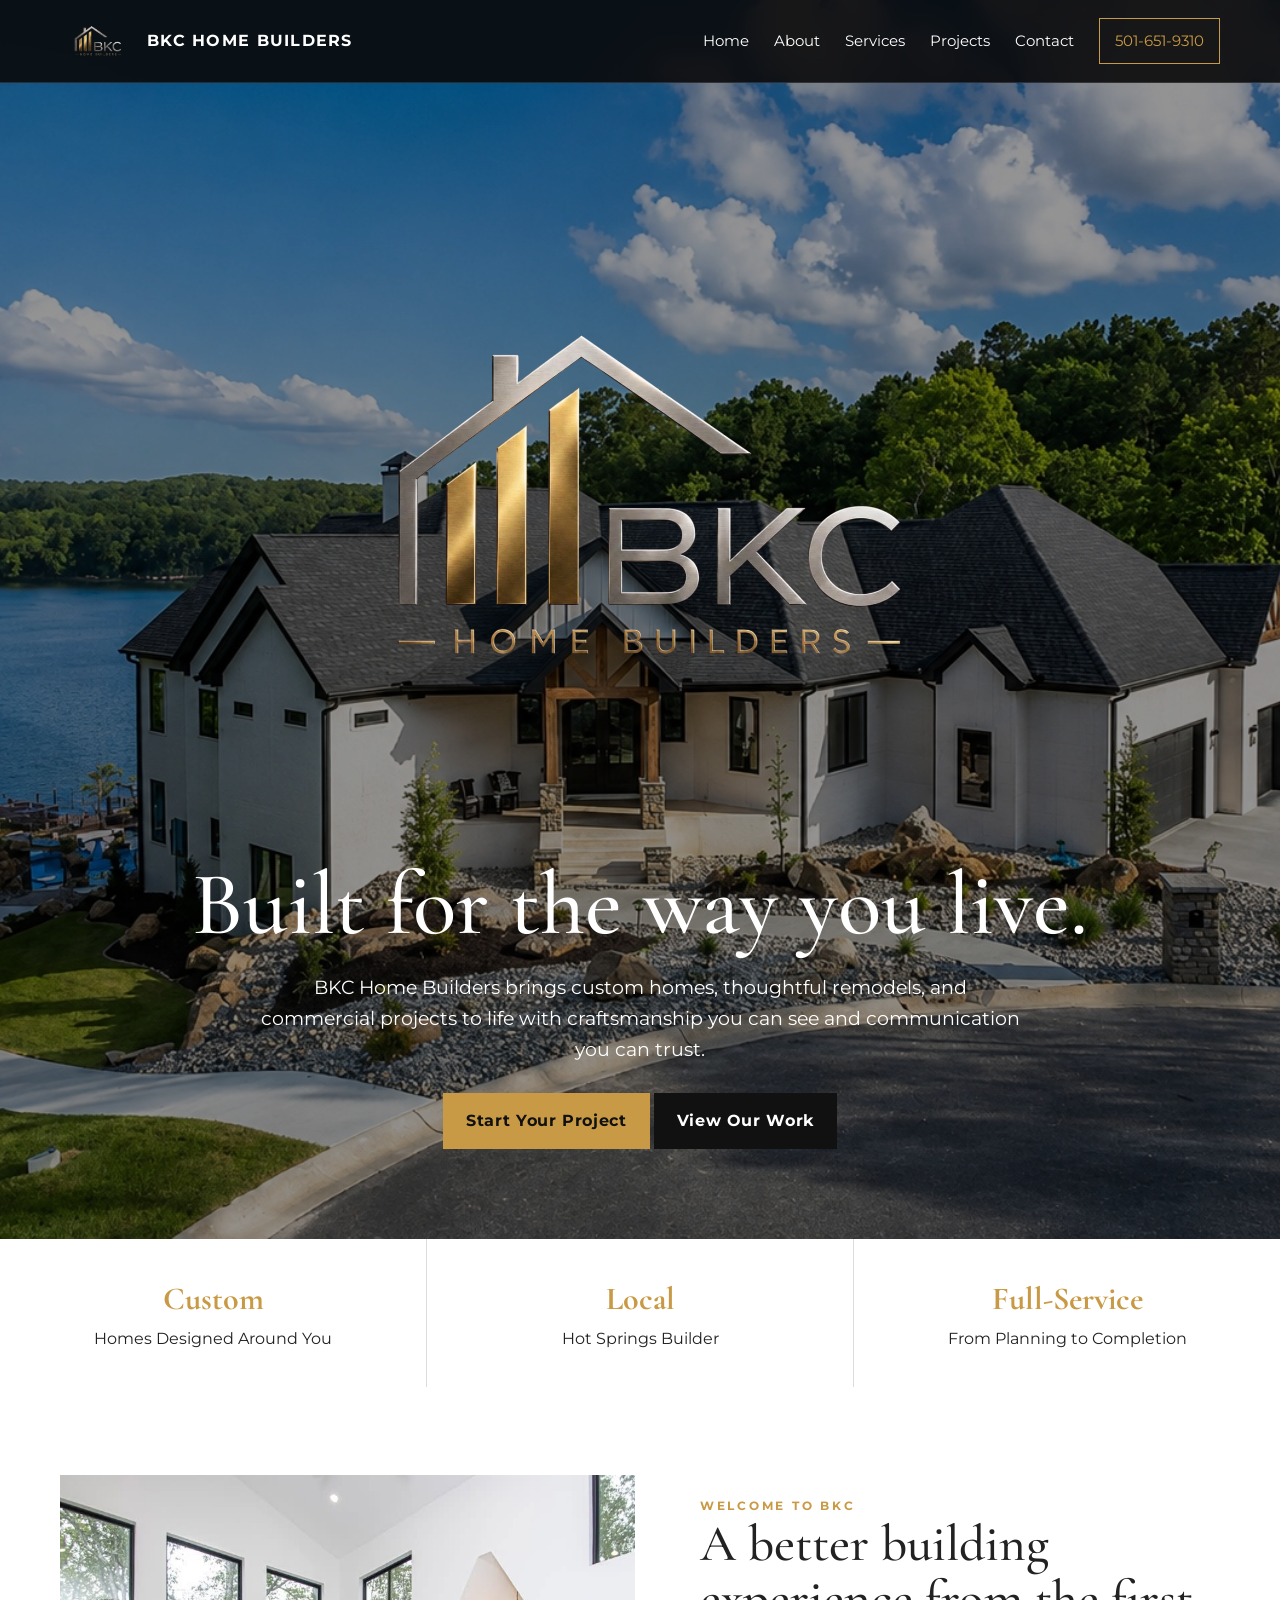
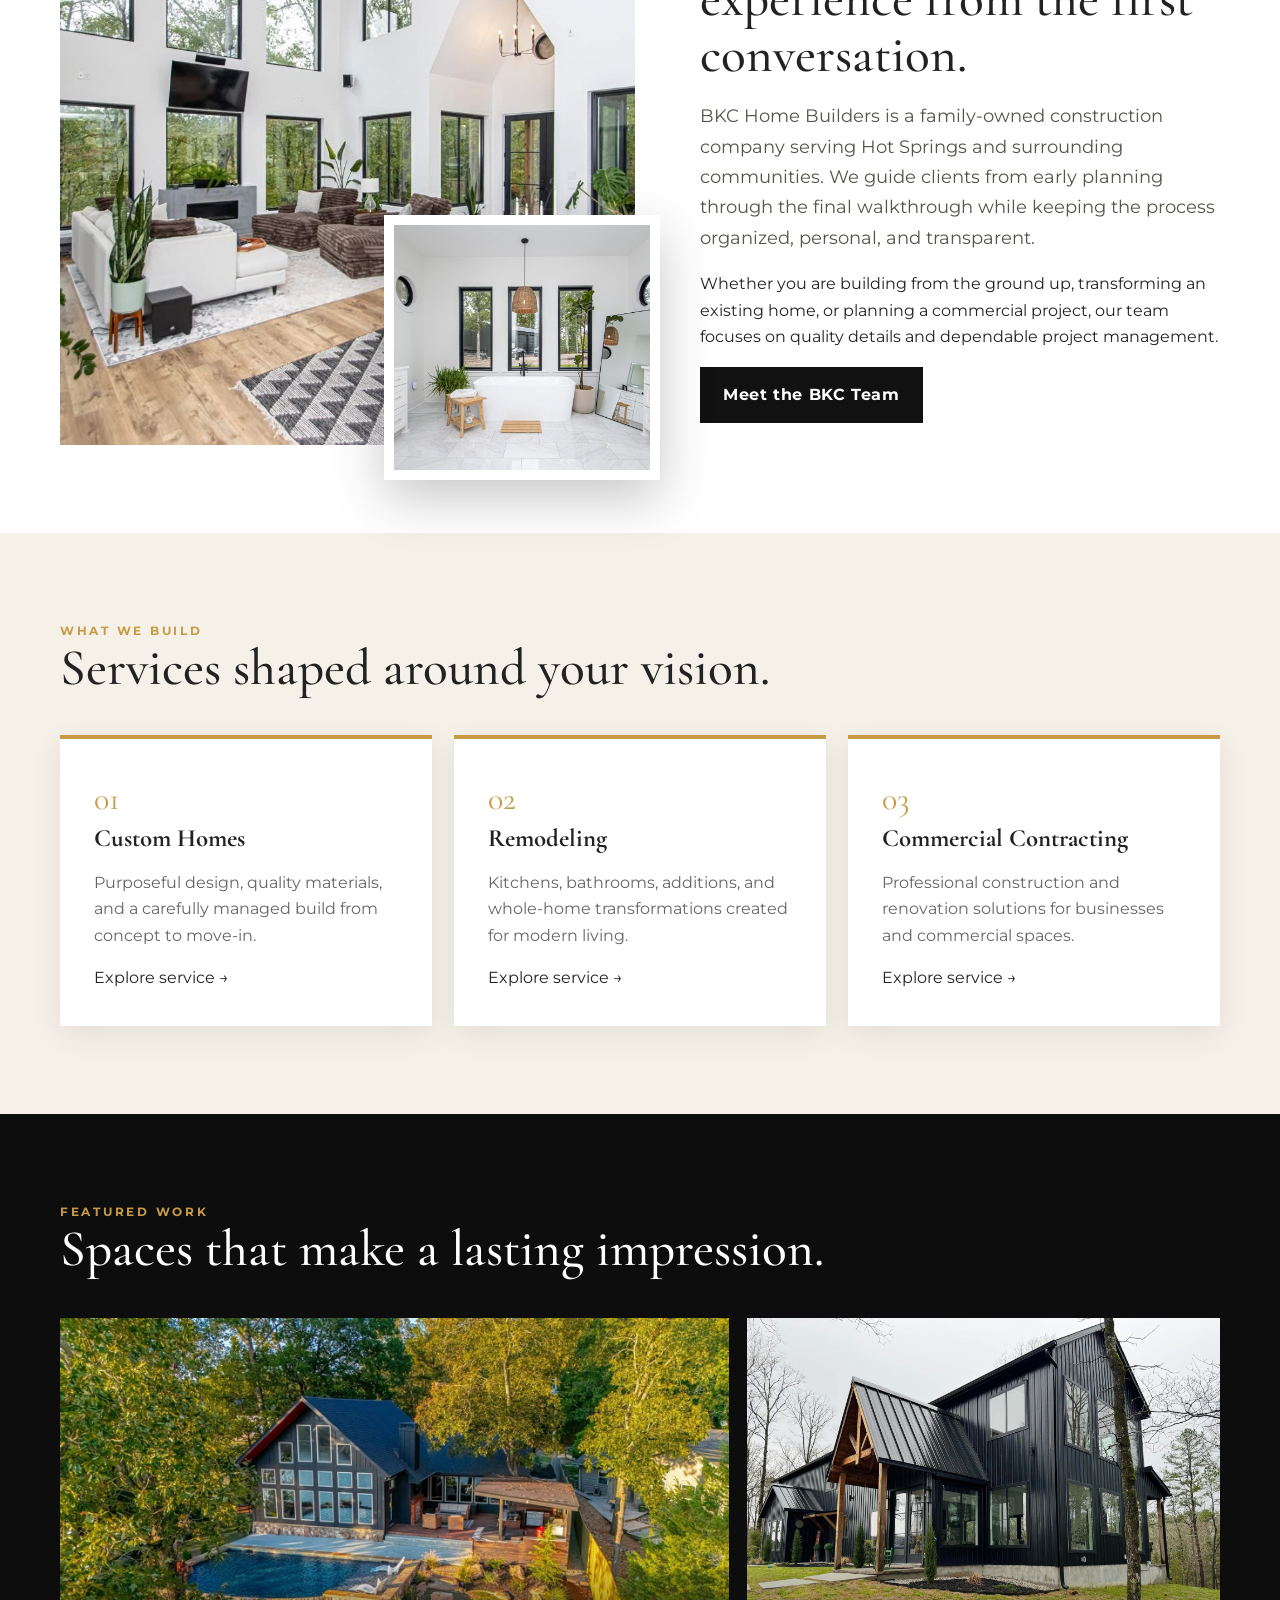
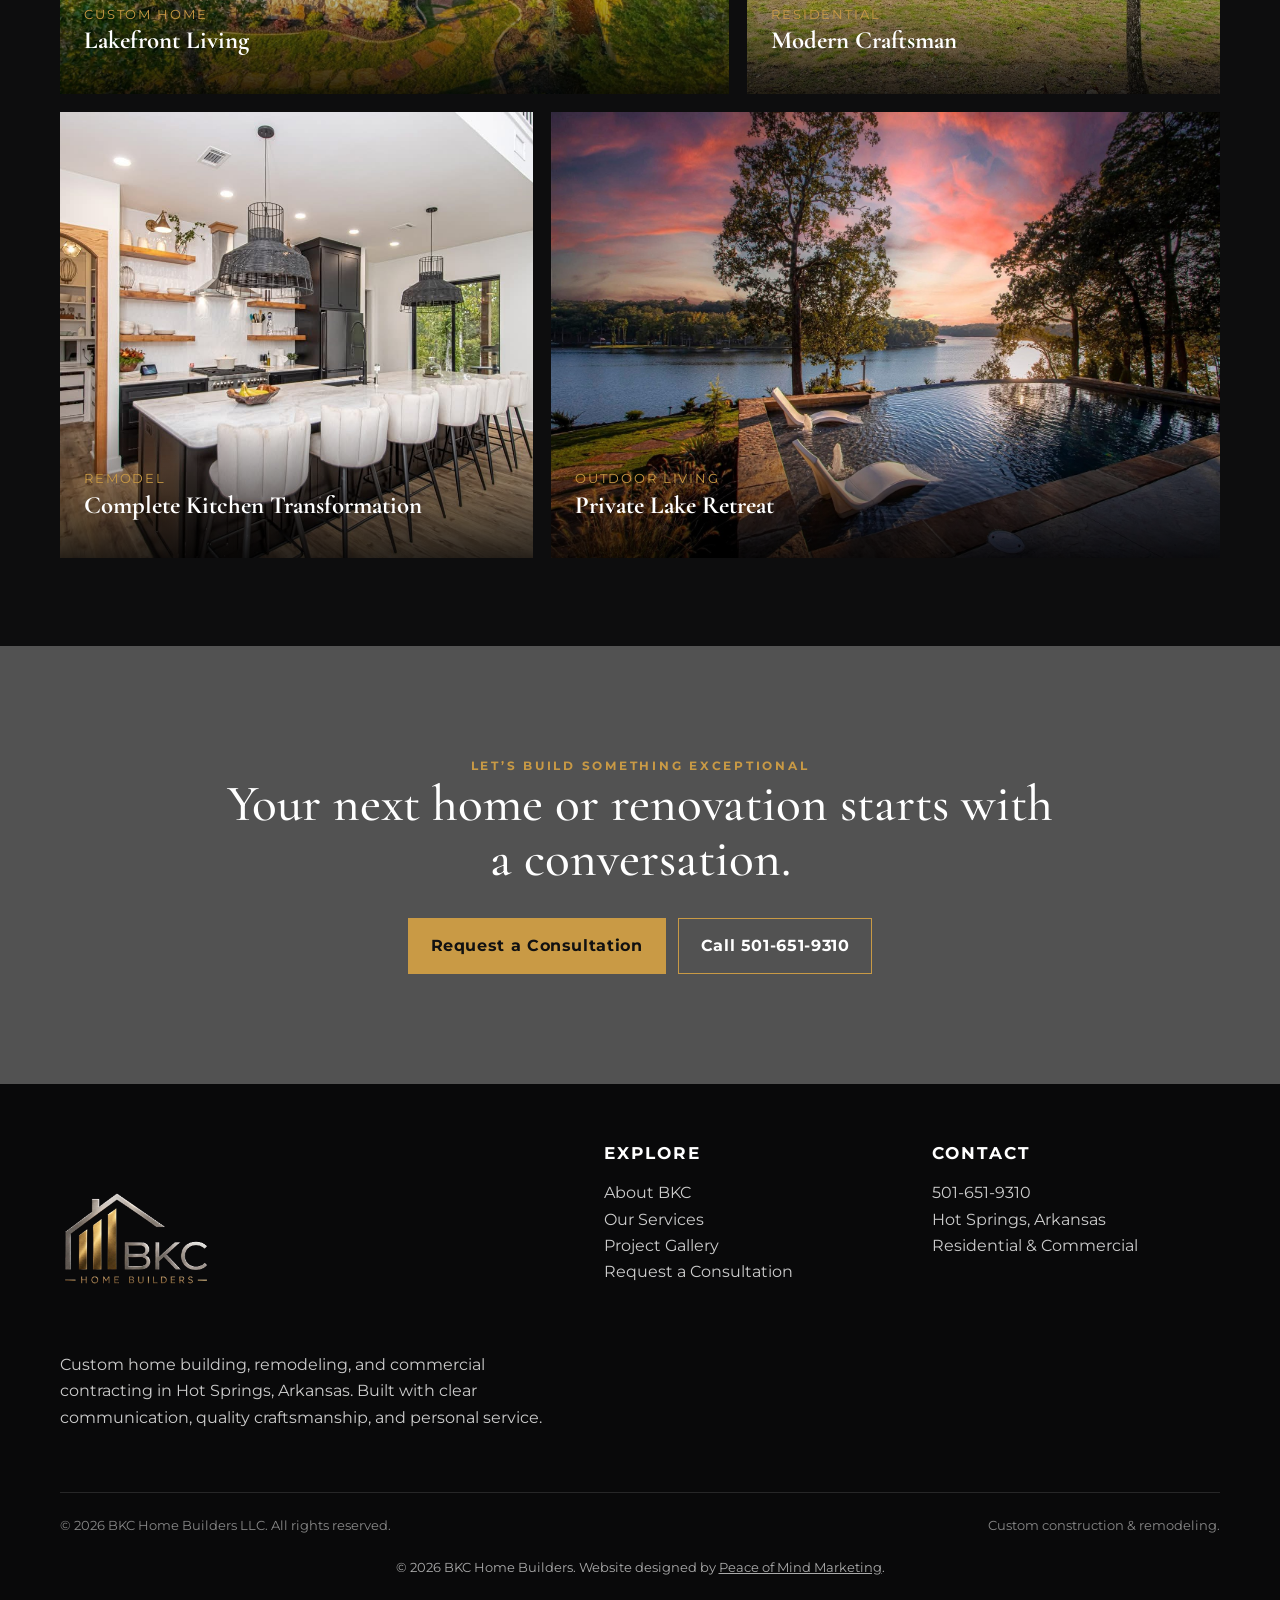
<file: index.html>
<!doctype html><html lang="en"><head><meta charset="utf-8"><meta name="viewport" content="width=device-width,initial-scale=1"><meta name="description" content="BKC Home Builders creates custom homes, remodels and commercial spaces in Hot Springs, Arkansas."><title>BKC Home Builders | Hot Springs, Arkansas</title><link rel="stylesheet" href="assets/css/styles.css"></head><body>
<header class="site-header"><div class="container nav"><a class="brand" href="index.html"><img src="assets/images/bkc-logo-new.png" alt="BKC Home Builders logo"><span>BKC HOME BUILDERS</span></a><button class="menu-btn" aria-label="Open navigation">☰</button><nav class="nav-links"><a href="index.html">Home</a><a href="about.html">About</a><a href="services.html">Services</a><a href="projects.html">Projects</a><a href="contact.html">Contact</a><a class="nav-call" href="tel:15016519310">501-651-9310</a></nav></div></header>
<main>
<section class="hero hero-video">
  <img class="hero-video-bg" src="assets/images/bkc-hero.jpeg" alt="BKC custom home overlooking the lake">

  <div class="hero-video-overlay"></div>

  <div class="container hero-content hero-video-content">
    <img src="assets/images/bkc-logo-new.png" alt="BKC Home Builders" class="hero-video-logo">

    <h1>Built for the way you live.</h1>

    <p>BKC Home Builders brings custom homes, thoughtful remodels, and commercial projects to life with craftsmanship you can see and communication you can trust.</p>

    <div class="btn-row">
      <a class="btn" href="contact.html">Start Your Project</a>
      <a class="btn btn-dark" href="projects.html">View Our Work</a>
    </div>
  </div>
</section>
<section class="stats"><div class="stat"><strong>Custom</strong><span>Homes Designed Around You</span></div><div class="stat"><strong>Local</strong><span>Hot Springs Builder</span></div><div class="stat"><strong>Full-Service</strong><span>From Planning to Completion</span></div></section>
<section class="section"><div class="container split"><div class="image-stack"><img src="assets/images/project-10.jpg" alt="Custom kitchen by BKC Home Builders"><img src="assets/images/project-15.jpg" alt="Custom bathroom by BKC Home Builders"></div><div><div class="eyebrow">Welcome to BKC</div><h2>A better building experience from the first conversation.</h2><p class="lead">BKC Home Builders is a family-owned construction company serving Hot Springs and surrounding communities. We guide clients from early planning through the final walkthrough while keeping the process organized, personal, and transparent.</p><p>Whether you are building from the ground up, transforming an existing home, or planning a commercial project, our team focuses on quality details and dependable project management.</p><a class="btn btn-dark" href="about.html">Meet the BKC Team</a></div></div></section>
<section class="section section-soft"><div class="container"><div class="eyebrow">What We Build</div><h2>Services shaped around your vision.</h2><div class="card-grid"><article class="service-card"><div class="num">01</div><h3>Custom Homes</h3><p>Purposeful design, quality materials, and a carefully managed build from concept to move-in.</p><a href="services.html">Explore service →</a></article><article class="service-card"><div class="num">02</div><h3>Remodeling</h3><p>Kitchens, bathrooms, additions, and whole-home transformations created for modern living.</p><a href="services.html">Explore service →</a></article><article class="service-card"><div class="num">03</div><h3>Commercial Contracting</h3><p>Professional construction and renovation solutions for businesses and commercial spaces.</p><a href="services.html">Explore service →</a></article></div></div></section>
<section class="section section-dark"><div class="container"><div class="eyebrow">Featured Work</div><h2>Spaces that make a lasting impression.</h2><div class="project-grid"><a class="project" href="projects.html"><img src="assets/images/project-17.jpg" alt="Lakefront custom home"><div class="project-label"><small>Custom Home</small><h3>Lakefront Living</h3></div></a><a class="project" href="projects.html"><img src="assets/images/project-06.jpg" alt="Dark modern home exterior"><div class="project-label"><small>Residential</small><h3>Modern Craftsman</h3></div></a><a class="project" href="projects.html"><img src="assets/images/project-13.jpg" alt="Custom kitchen"><div class="project-label"><small>Remodel</small><h3>Complete Kitchen Transformation</h3></div></a><a class="project" href="projects.html"><img src="assets/images/project-18.jpg" alt="Lake house with pool"><div class="project-label"><small>Outdoor Living</small><h3>Private Lake Retreat</h3></div></a></div></div></section>
<section class="cta"><div class="eyebrow">Let’s Build Something Exceptional</div><h2>Your next home or renovation starts with a conversation.</h2><div class="button-row" style="justify-content:center"><a class="btn" href="contact.html">Request a Consultation</a><a class="btn btn-outline" href="tel:15016519310">Call 501-651-9310</a></div></section></main>
<footer class="footer"><div class="container"><div class="footer-grid"><div><img class="footer-logo" src="assets/images/bkc-logo-new.png" alt="BKC Home Builders"><p>Custom home building, remodeling, and commercial contracting in Hot Springs, Arkansas. Built with clear communication, quality craftsmanship, and personal service.</p></div><div><h3>Explore</h3><p><a href="about.html">About BKC</a><br><a href="services.html">Our Services</a><br><a href="projects.html">Project Gallery</a><br><a href="contact.html">Request a Consultation</a></p></div><div><h3>Contact</h3><p><a href="tel:15016519310">501-651-9310</a><br>Hot Springs, Arkansas<br>Residential &amp; Commercial</p></div></div><div class="copyright"><span>© <span data-year></span> BKC Home Builders LLC. All rights reserved.</span><span>Custom construction &amp; remodeling.</span></div></div><div style="text-align:center; padding:20px 10px; font-size:13px; color:#aaa;">
© 2026 BKC Home Builders. Website designed by <a href="https://pommarketingagency.com/" target="_blank" style="color:#aaa; text-decoration:underline;">Peace of Mind Marketing</a>.
</div></footer><script src="assets/js/main.js"></script>
</body></html>
</file>
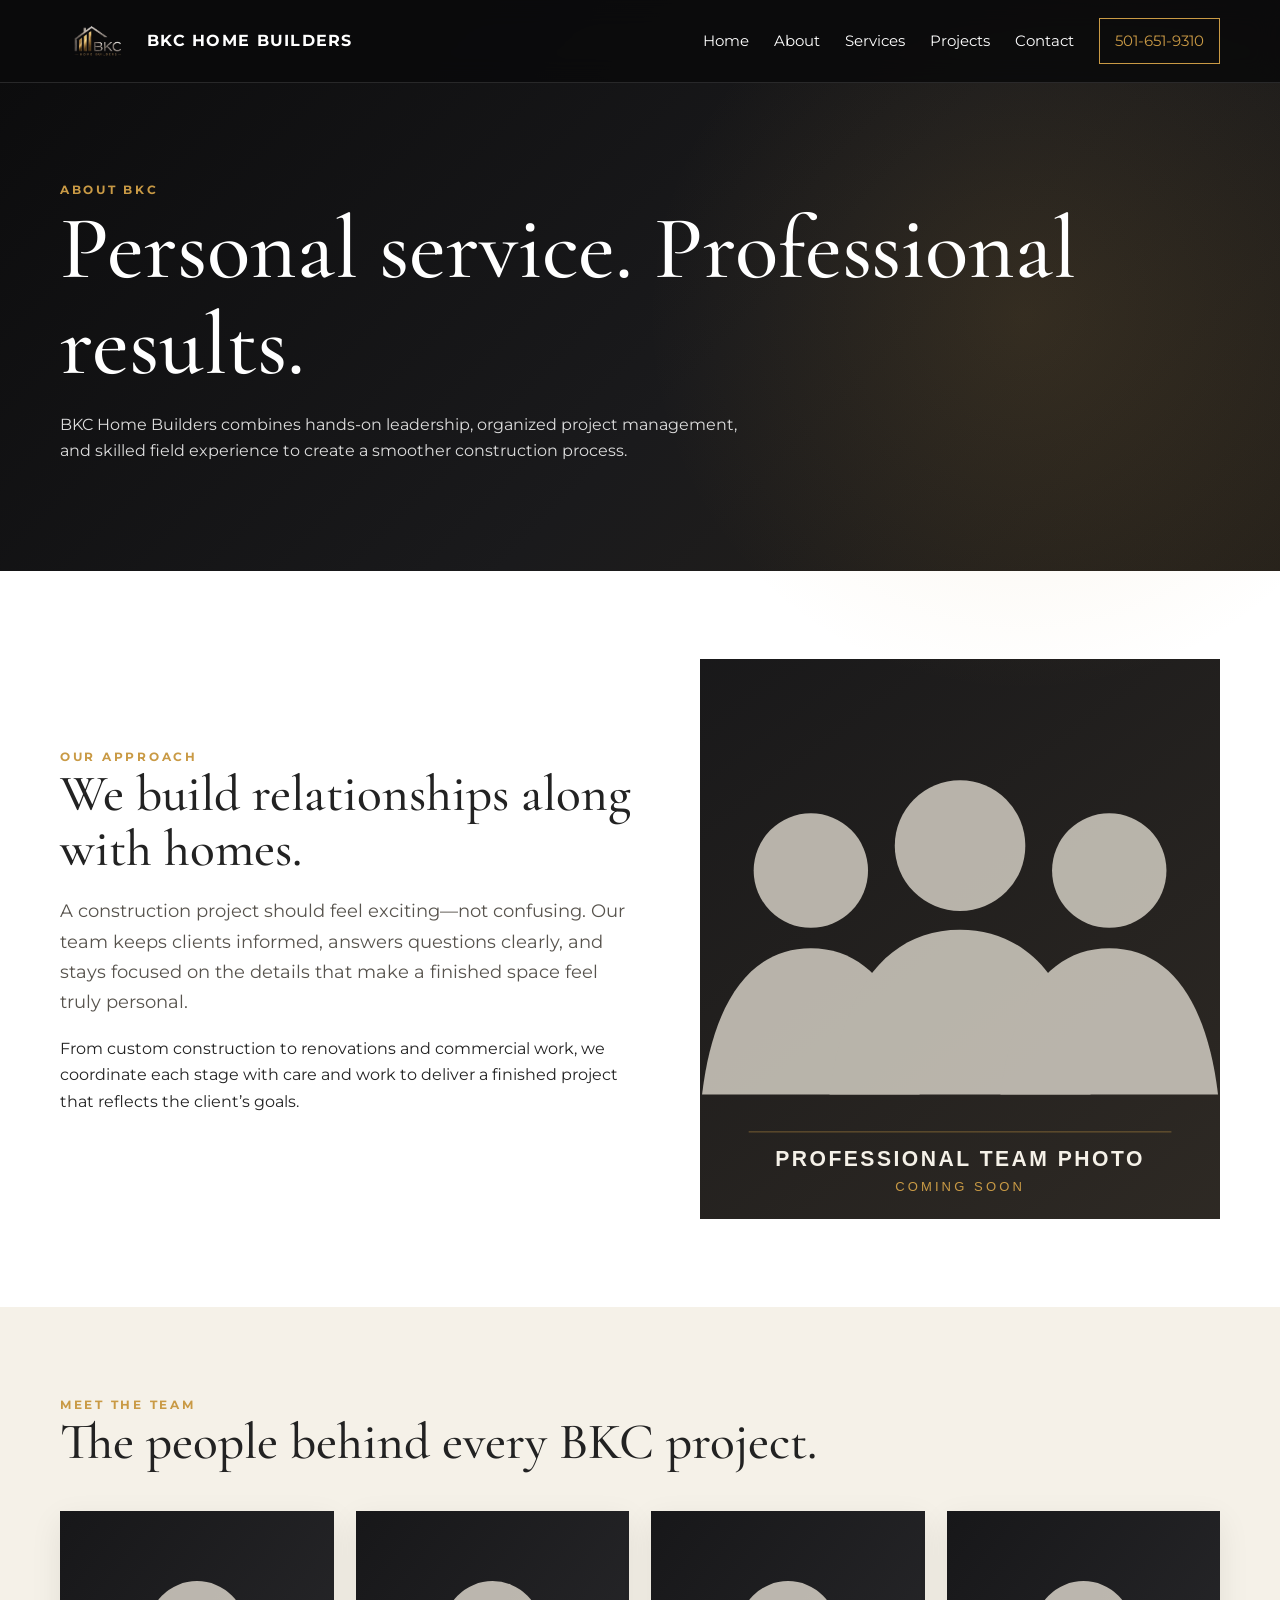
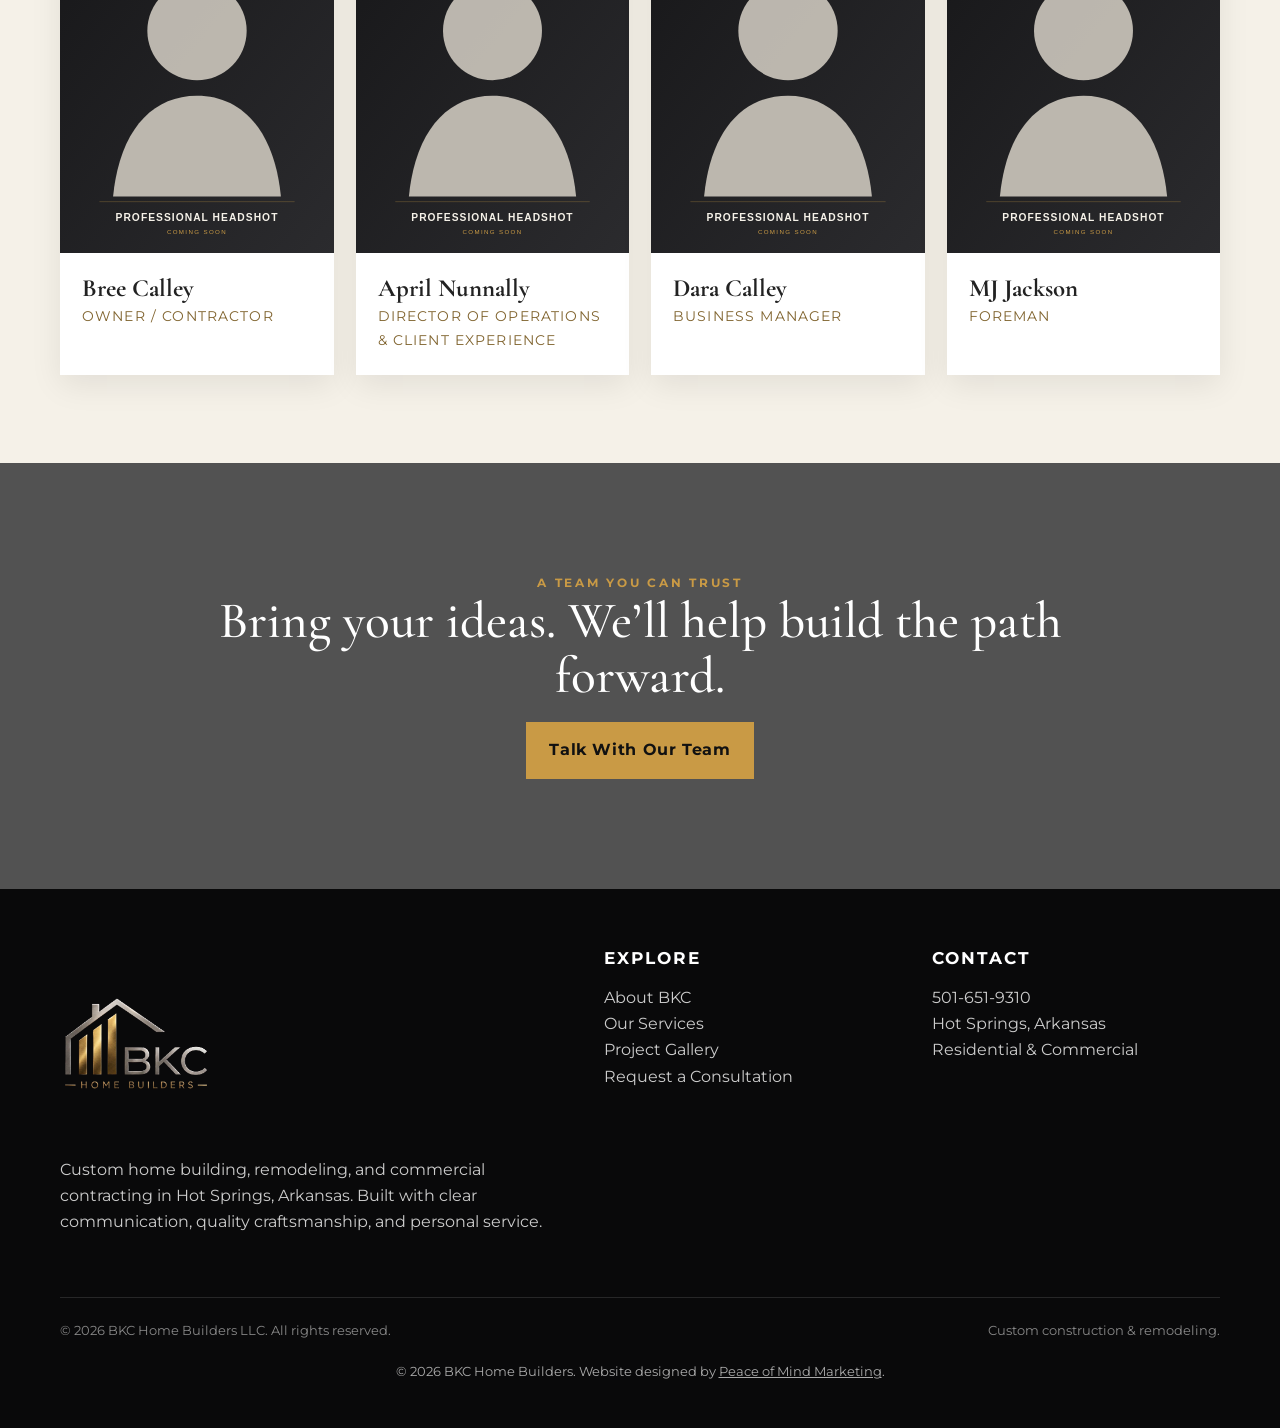
<file: about.html>
<!doctype html><html lang="en"><head><meta charset="utf-8"><meta name="viewport" content="width=device-width,initial-scale=1"><title>About | BKC Home Builders</title><link rel="stylesheet" href="assets/css/styles.css"></head><body>
<header class="site-header"><div class="container nav"><a class="brand" href="index.html"><img src="assets/images/bkc-logo-new.png" alt="BKC Home Builders logo"><span>BKC HOME BUILDERS</span></a><button class="menu-btn" aria-label="Open navigation">☰</button><nav class="nav-links"><a href="index.html">Home</a><a href="about.html">About</a><a href="services.html">Services</a><a href="projects.html">Projects</a><a href="contact.html">Contact</a><a class="nav-call" href="tel:15016519310">501-651-9310</a></nav></div></header>
<main><section class="page-hero about-hero"><div class="container"><div class="eyebrow">About BKC</div><h1>Personal service. Professional results.</h1><p>BKC Home Builders combines hands-on leadership, organized project management, and skilled field experience to create a smoother construction process.</p></div></section><section class="section"><div class="container split"><div><div class="eyebrow">Our Approach</div><h2>We build relationships along with homes.</h2><p class="lead">A construction project should feel exciting—not confusing. Our team keeps clients informed, answers questions clearly, and stays focused on the details that make a finished space feel truly personal.</p><p>From custom construction to renovations and commercial work, we coordinate each stage with care and work to deliver a finished project that reflects the client’s goals.</p></div><img class="team-photo-placeholder" src="assets/images/professional-team-placeholder.svg" alt="Professional BKC team photo coming soon"></div></section><section class="section section-soft"><div class="container"><div class="eyebrow">Meet the Team</div><h2>The people behind every BKC project.</h2><div class="team-grid"><article class="team-card"><img src="assets/images/professional-headshot-placeholder.svg" alt="Professional headshot placeholder for Bree Calley"><div class="team-info"><h3>Bree Calley</h3><p>Owner / Contractor</p></div></article><article class="team-card"><img src="assets/images/professional-headshot-placeholder.svg" alt="Professional headshot placeholder for April Nunnally"><div class="team-info"><h3>April Nunnally</h3><p>Director of Operations &amp; Client Experience</p></div></article><article class="team-card"><img src="assets/images/professional-headshot-placeholder.svg" alt="Professional headshot placeholder for Dara Calley"><div class="team-info"><h3>Dara Calley</h3><p>Business Manager</p></div></article><article class="team-card"><img src="assets/images/professional-headshot-placeholder.svg" alt="Professional headshot placeholder for MJ Jackson"><div class="team-info"><h3>MJ Jackson</h3><p>Foreman</p></div></article></div></article></div></div></section><section class="cta"><div class="eyebrow">A Team You Can Trust</div><h2>Bring your ideas. We’ll help build the path forward.</h2><a class="btn" href="contact.html">Talk With Our Team</a></section></main>
<footer class="footer"><div class="container"><div class="footer-grid"><div><img class="footer-logo" src="assets/images/bkc-logo-new.png" alt="BKC Home Builders"><p>Custom home building, remodeling, and commercial contracting in Hot Springs, Arkansas. Built with clear communication, quality craftsmanship, and personal service.</p></div><div><h3>Explore</h3><p><a href="about.html">About BKC</a><br><a href="services.html">Our Services</a><br><a href="projects.html">Project Gallery</a><br><a href="contact.html">Request a Consultation</a></p></div><div><h3>Contact</h3><p><a href="tel:15016519310">501-651-9310</a><br>Hot Springs, Arkansas<br>Residential &amp; Commercial</p></div></div><div class="copyright"><span>© <span data-year></span> BKC Home Builders LLC. All rights reserved.</span><span>Custom construction &amp; remodeling.</span></div></div><div style="text-align:center; padding:20px 10px; font-size:13px; color:#aaa;">
© 2026 BKC Home Builders. Website designed by <a href="https://pommarketingagency.com/" target="_blank" style="color:#aaa; text-decoration:underline;">Peace of Mind Marketing</a>.
</div></footer><script src="assets/js/main.js"></script>
</body></html>
</file>
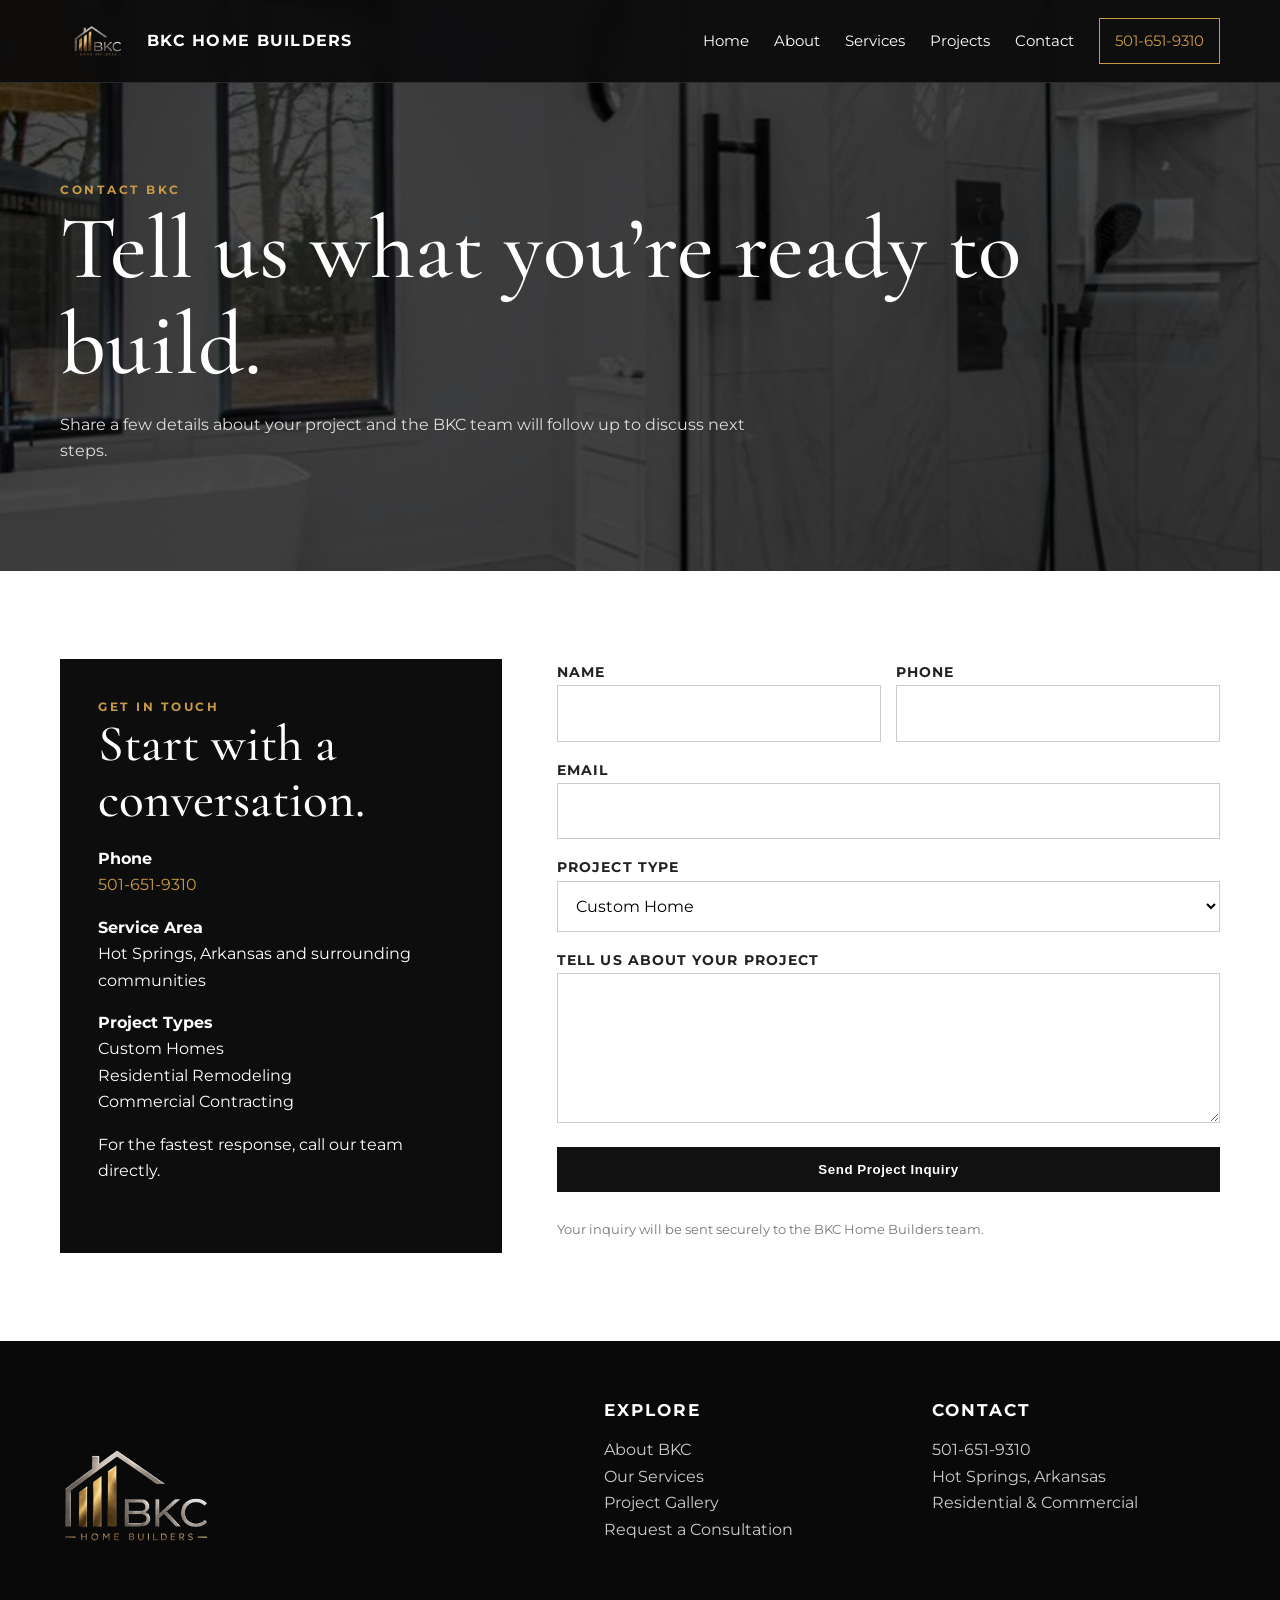
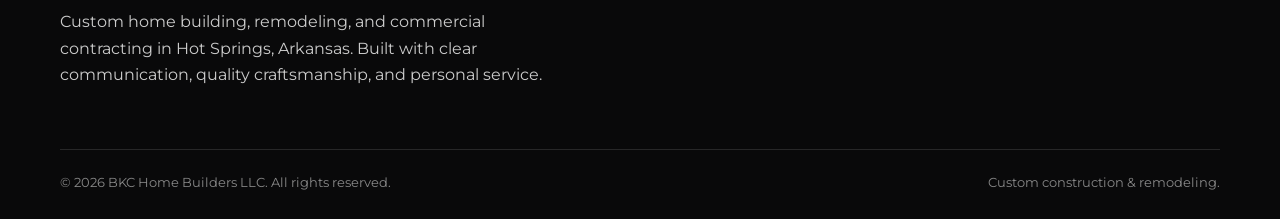
<file: contact.html>
<!doctype html><html lang="en"><head><meta charset="utf-8"><meta name="viewport" content="width=device-width,initial-scale=1"><title>Contact | BKC Home Builders</title><link rel="stylesheet" href="assets/css/styles.css"></head><body>
<header class="site-header"><div class="container nav"><a class="brand" href="index.html"><img src="assets/images/bkc-logo-new.png" alt="BKC Home Builders logo"><span>BKC HOME BUILDERS</span></a><button class="menu-btn" aria-label="Open navigation">☰</button><nav class="nav-links"><a href="index.html">Home</a><a href="about.html">About</a><a href="services.html">Services</a><a href="projects.html">Projects</a><a href="contact.html">Contact</a><a class="nav-call" href="tel:15016519310">501-651-9310</a></nav></div></header>
<main><section class="page-hero" style="background-image:linear-gradient(rgba(0,0,0,.7),rgba(0,0,0,.7)),url('assets/images/project-07.jpg')"><div class="container"><div class="eyebrow">Contact BKC</div><h1>Tell us what you’re ready to build.</h1><p>Share a few details about your project and the BKC team will follow up to discuss next steps.</p></div></section><section class="section"><div class="container contact-grid"><aside class="contact-card"><div class="eyebrow">Get in Touch</div><h2>Start with a conversation.</h2><p><strong>Phone</strong><br><a href="tel:15016519310">501-651-9310</a></p><p><strong>Service Area</strong><br>Hot Springs, Arkansas and surrounding communities</p><p><strong>Project Types</strong><br>Custom Homes<br>Residential Remodeling<br>Commercial Contracting</p><p>For the fastest response, call our team directly.</p></aside><div><form name="project-inquiry" method="POST" action="/thank-you.html" data-netlify="true" netlify-honeypot="bot-field">
<input type="hidden" name="form-name" value="project-inquiry">
<input type="hidden" name="subject" data-remove-prefix value="New BKC Project Inquiry">
<p class="hidden" style="display:none"><label>Don't fill this out if you're human: <input name="bot-field"></label></p><div class="form-row"><div><label for="name">Name</label><input id="name" name="name" required></div><div><label for="phone">Phone</label><input id="phone" name="phone" type="tel" required></div></div><div><label for="email">Email</label><input id="email" name="email" type="email" required></div><div><label for="type">Project Type</label><select id="type" name="project_type"><option>Custom Home</option><option>Home Remodel</option><option>Kitchen or Bathroom</option><option>Addition or Outdoor Living</option><option>Commercial Project</option><option>Other</option></select></div><div><label for="message">Tell Us About Your Project</label><textarea id="message" name="message" required></textarea></div><button class="btn btn-dark" type="submit">Send Project Inquiry</button><p class="notice">Your inquiry will be sent securely to the BKC Home Builders team.</p></form></div></div></section></main>
<footer class="footer"><div class="container"><div class="footer-grid"><div><img class="footer-logo" src="assets/images/bkc-logo-new.png" alt="BKC Home Builders"><p>Custom home building, remodeling, and commercial contracting in Hot Springs, Arkansas. Built with clear communication, quality craftsmanship, and personal service.</p></div><div><h3>Explore</h3><p><a href="about.html">About BKC</a><br><a href="services.html">Our Services</a><br><a href="projects.html">Project Gallery</a><br><a href="contact.html">Request a Consultation</a></p></div><div><h3>Contact</h3><p><a href="tel:15016519310">501-651-9310</a><br>Hot Springs, Arkansas<br>Residential &amp; Commercial</p></div></div><div class="copyright"><span>© <span data-year></span> BKC Home Builders LLC. All rights reserved.</span><span>Custom construction &amp; remodeling.</span></div></div></footer><script src="assets/js/main.js"></script>
</body></html>
</file>
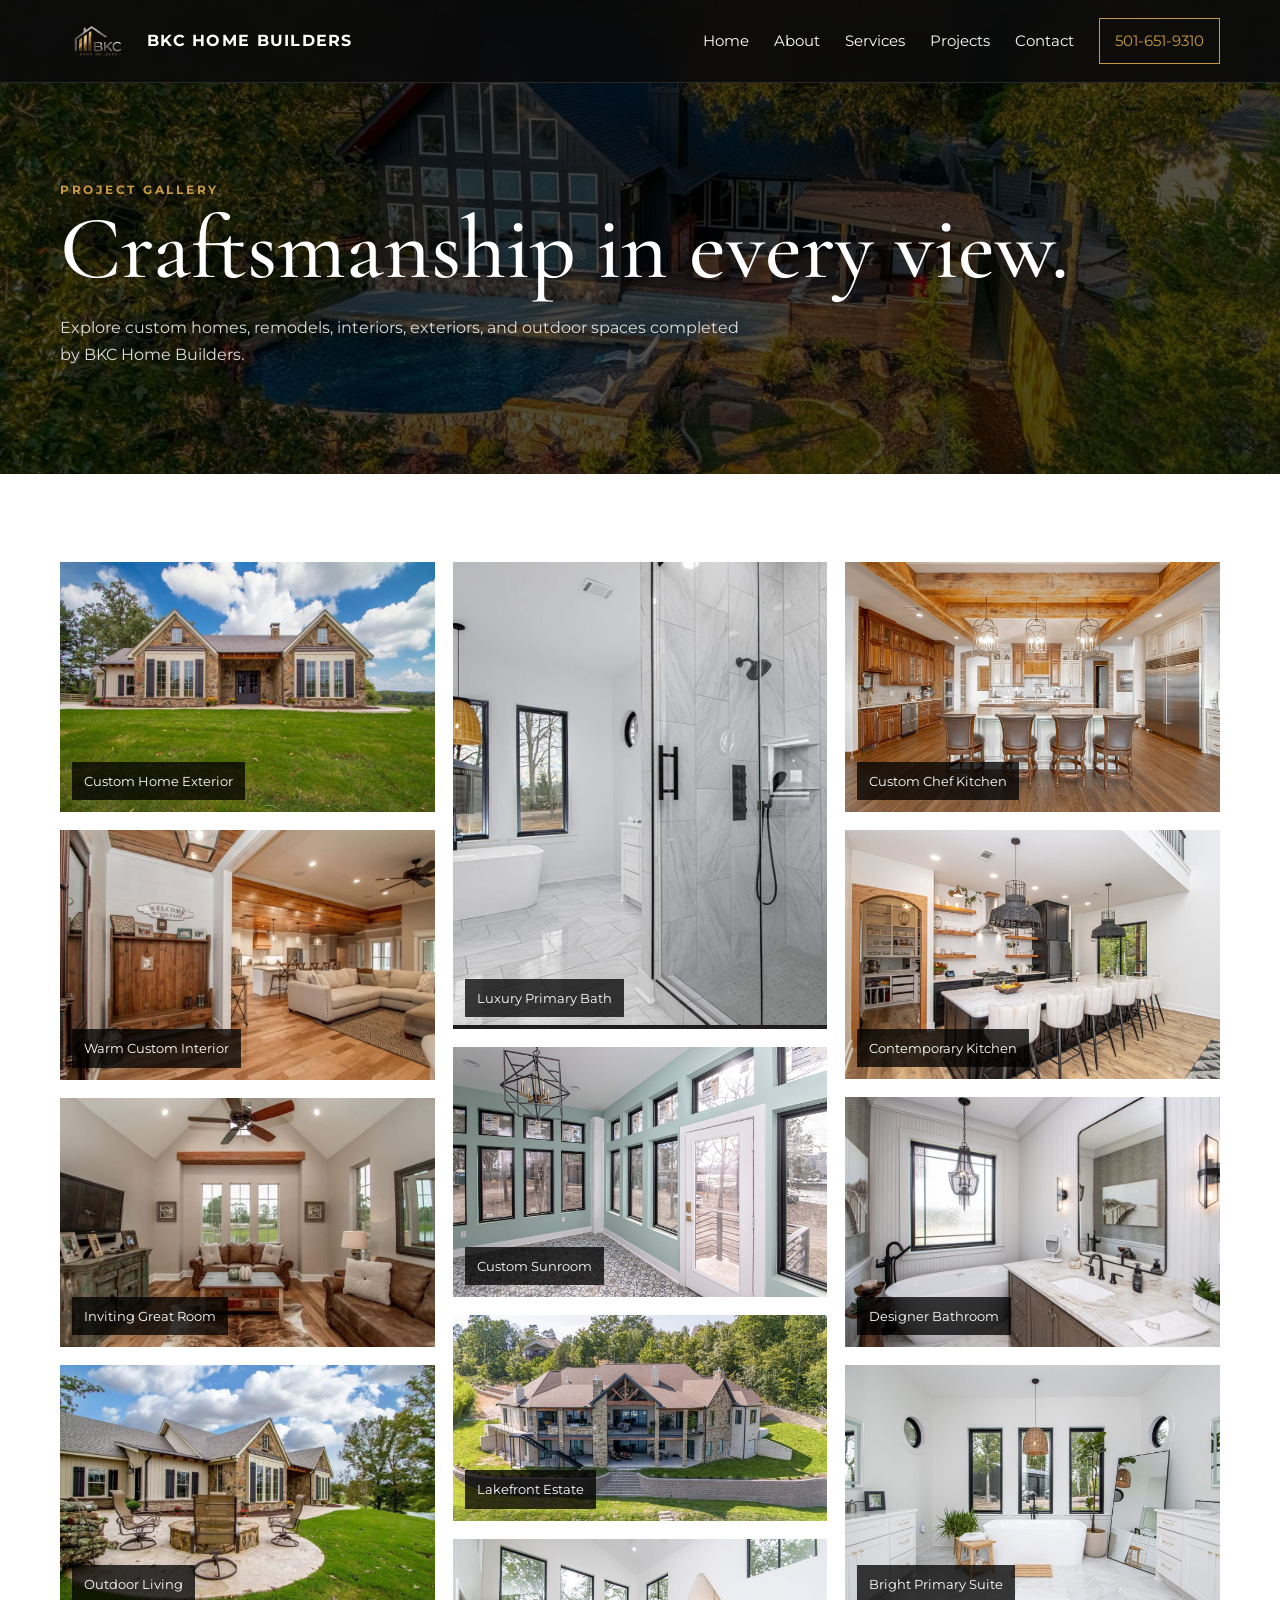
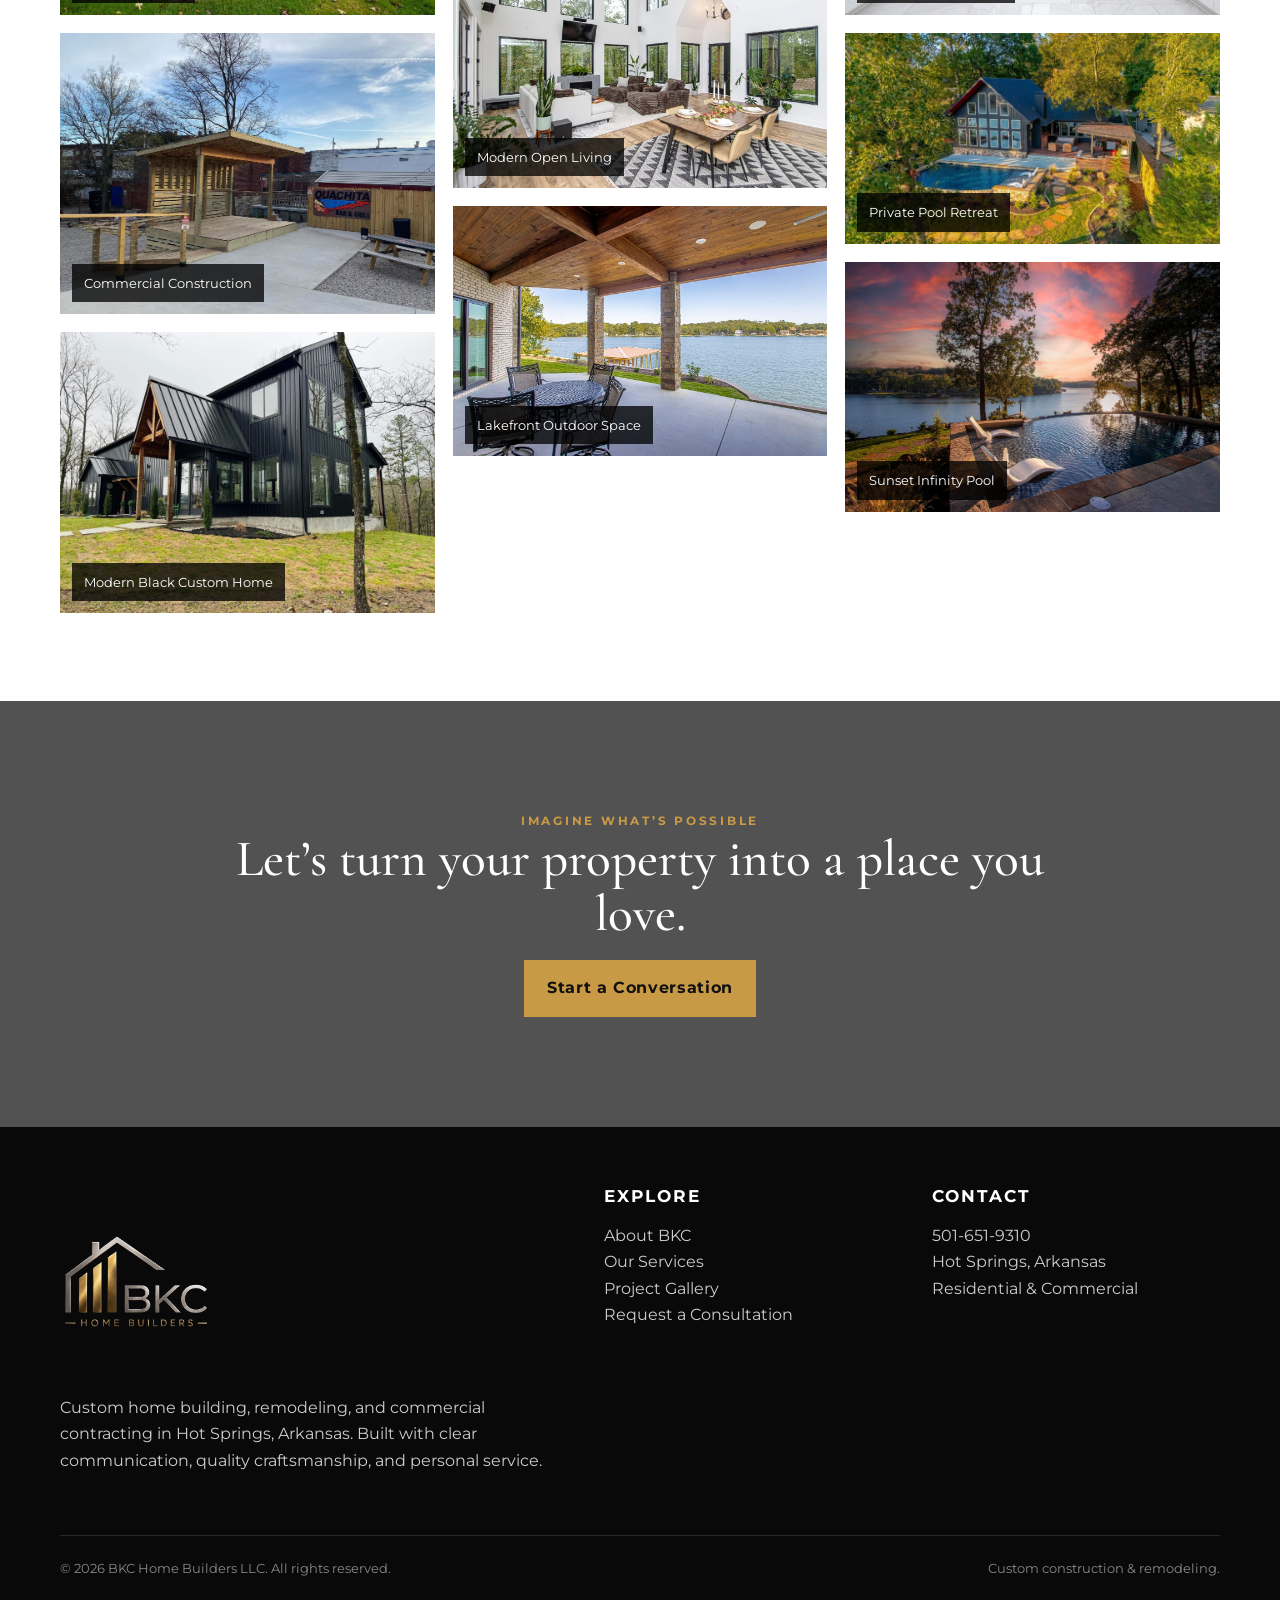
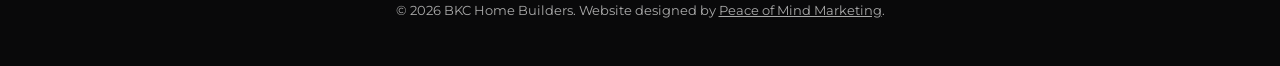
<file: projects.html>
<!doctype html><html lang="en"><head><meta charset="utf-8"><meta name="viewport" content="width=device-width,initial-scale=1"><title>Projects | BKC Home Builders</title><link rel="stylesheet" href="assets/css/styles.css"></head><body>
<header class="site-header"><div class="container nav"><a class="brand" href="index.html"><img src="assets/images/bkc-logo-new.png" alt="BKC Home Builders logo"><span>BKC HOME BUILDERS</span></a><button class="menu-btn" aria-label="Open navigation">☰</button><nav class="nav-links"><a href="index.html">Home</a><a href="about.html">About</a><a href="services.html">Services</a><a href="projects.html">Projects</a><a href="contact.html">Contact</a><a class="nav-call" href="tel:15016519310">501-651-9310</a></nav></div></header>
<main><section class="page-hero" style="background-image:linear-gradient(rgba(0,0,0,.68),rgba(0,0,0,.68)),url('assets/images/project-17.jpg')"><div class="container"><div class="eyebrow">Project Gallery</div><h1>Craftsmanship in every view.</h1><p>Explore custom homes, remodels, interiors, exteriors, and outdoor spaces completed by BKC Home Builders.</p></div></section><section class="section"><div class="container"><div class="gallery" data-project-gallery><figure><img src="assets/images/project-01.jpg" alt="Custom home exterior" loading="lazy"><figcaption>Custom Home Exterior</figcaption></figure><figure><img src="assets/images/project-02.jpg" alt="Custom home living and kitchen" loading="lazy"><figcaption>Warm Custom Interior</figcaption></figure><figure><img src="assets/images/project-03.jpg" alt="Custom great room" loading="lazy"><figcaption>Inviting Great Room</figcaption></figure><figure><img src="assets/images/project-04.jpg" alt="Custom patio and outdoor living" loading="lazy"><figcaption>Outdoor Living</figcaption></figure><figure><img src="assets/images/project-05.jpg" alt="Commercial outdoor construction" loading="lazy"><figcaption>Commercial Construction</figcaption></figure><figure><img src="assets/images/project-06.jpg" alt="Modern black custom home exterior" loading="lazy"><figcaption>Modern Black Custom Home</figcaption></figure><figure><img src="assets/images/project-07.jpg" alt="Luxury primary bathroom" loading="lazy"><figcaption>Luxury Primary Bath</figcaption></figure><figure><img src="assets/images/project-08.jpg" alt="Custom sunroom" loading="lazy"><figcaption>Custom Sunroom</figcaption></figure><figure><img src="assets/images/project-09.jpg" alt="Large lakefront custom estate" loading="lazy"><figcaption>Lakefront Estate</figcaption></figure><figure><img src="assets/images/project-10.jpg" alt="Modern open living and dining" loading="lazy"><figcaption>Modern Open Living</figcaption></figure><figure><img src="assets/images/project-11.jpg" alt="Covered lakefront patio" loading="lazy"><figcaption>Lakefront Outdoor Space</figcaption></figure><figure><img src="assets/images/project-12.jpg" alt="Custom chef kitchen" loading="lazy"><figcaption>Custom Chef Kitchen</figcaption></figure><figure><img src="assets/images/project-13.jpg" alt="Contemporary custom kitchen" loading="lazy"><figcaption>Contemporary Kitchen</figcaption></figure><figure><img src="assets/images/project-14.jpg" alt="Designer primary bathroom" loading="lazy"><figcaption>Designer Bathroom</figcaption></figure><figure><img src="assets/images/project-15.jpg" alt="Bright primary bathroom" loading="lazy"><figcaption>Bright Primary Suite</figcaption></figure><figure><img src="assets/images/project-17.jpg" alt="Private lake home with pool" loading="lazy"><figcaption>Private Pool Retreat</figcaption></figure><figure><img src="assets/images/project-18.jpg" alt="Infinity pool at sunset" loading="lazy"><figcaption>Sunset Infinity Pool</figcaption></figure></div></div></section><section class="cta"><div class="eyebrow">Imagine What’s Possible</div><h2>Let’s turn your property into a place you love.</h2><a class="btn" href="contact.html">Start a Conversation</a></section></main>
<footer class="footer"><div class="container"><div class="footer-grid"><div><img class="footer-logo" src="assets/images/bkc-logo-new.png" alt="BKC Home Builders"><p>Custom home building, remodeling, and commercial contracting in Hot Springs, Arkansas. Built with clear communication, quality craftsmanship, and personal service.</p></div><div><h3>Explore</h3><p><a href="about.html">About BKC</a><br><a href="services.html">Our Services</a><br><a href="projects.html">Project Gallery</a><br><a href="contact.html">Request a Consultation</a></p></div><div><h3>Contact</h3><p><a href="tel:15016519310">501-651-9310</a><br>Hot Springs, Arkansas<br>Residential &amp; Commercial</p></div></div><div class="copyright"><span>© <span data-year></span> BKC Home Builders LLC. All rights reserved.</span><span>Custom construction &amp; remodeling.</span></div></div><div style="text-align:center; padding:20px 10px; font-size:13px; color:#aaa;">
© 2026 BKC Home Builders. Website designed by <a href="https://pommarketingagency.com/" target="_blank" style="color:#aaa; text-decoration:underline;">Peace of Mind Marketing</a>.
</div></footer><script src="assets/js/main.js"></script><script src="assets/js/project-gallery.js"></script>
</body></html>
</file>
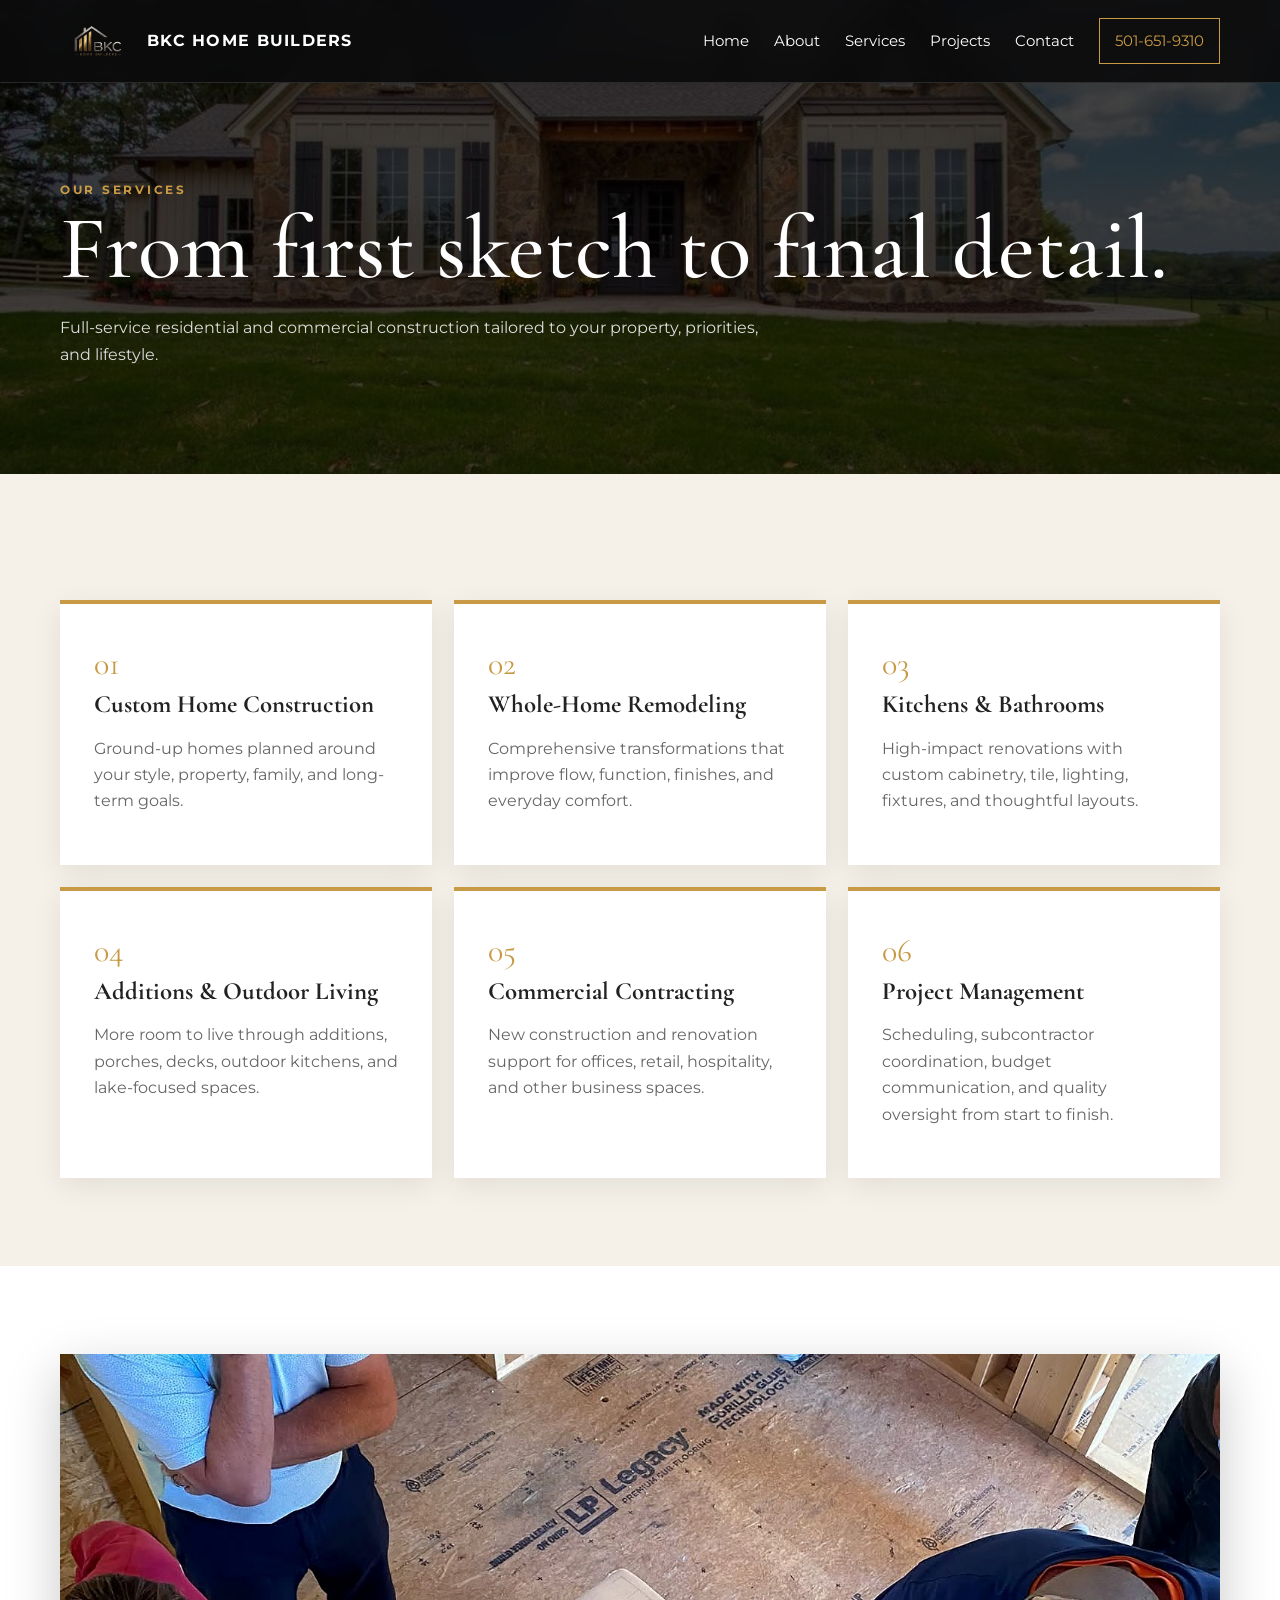
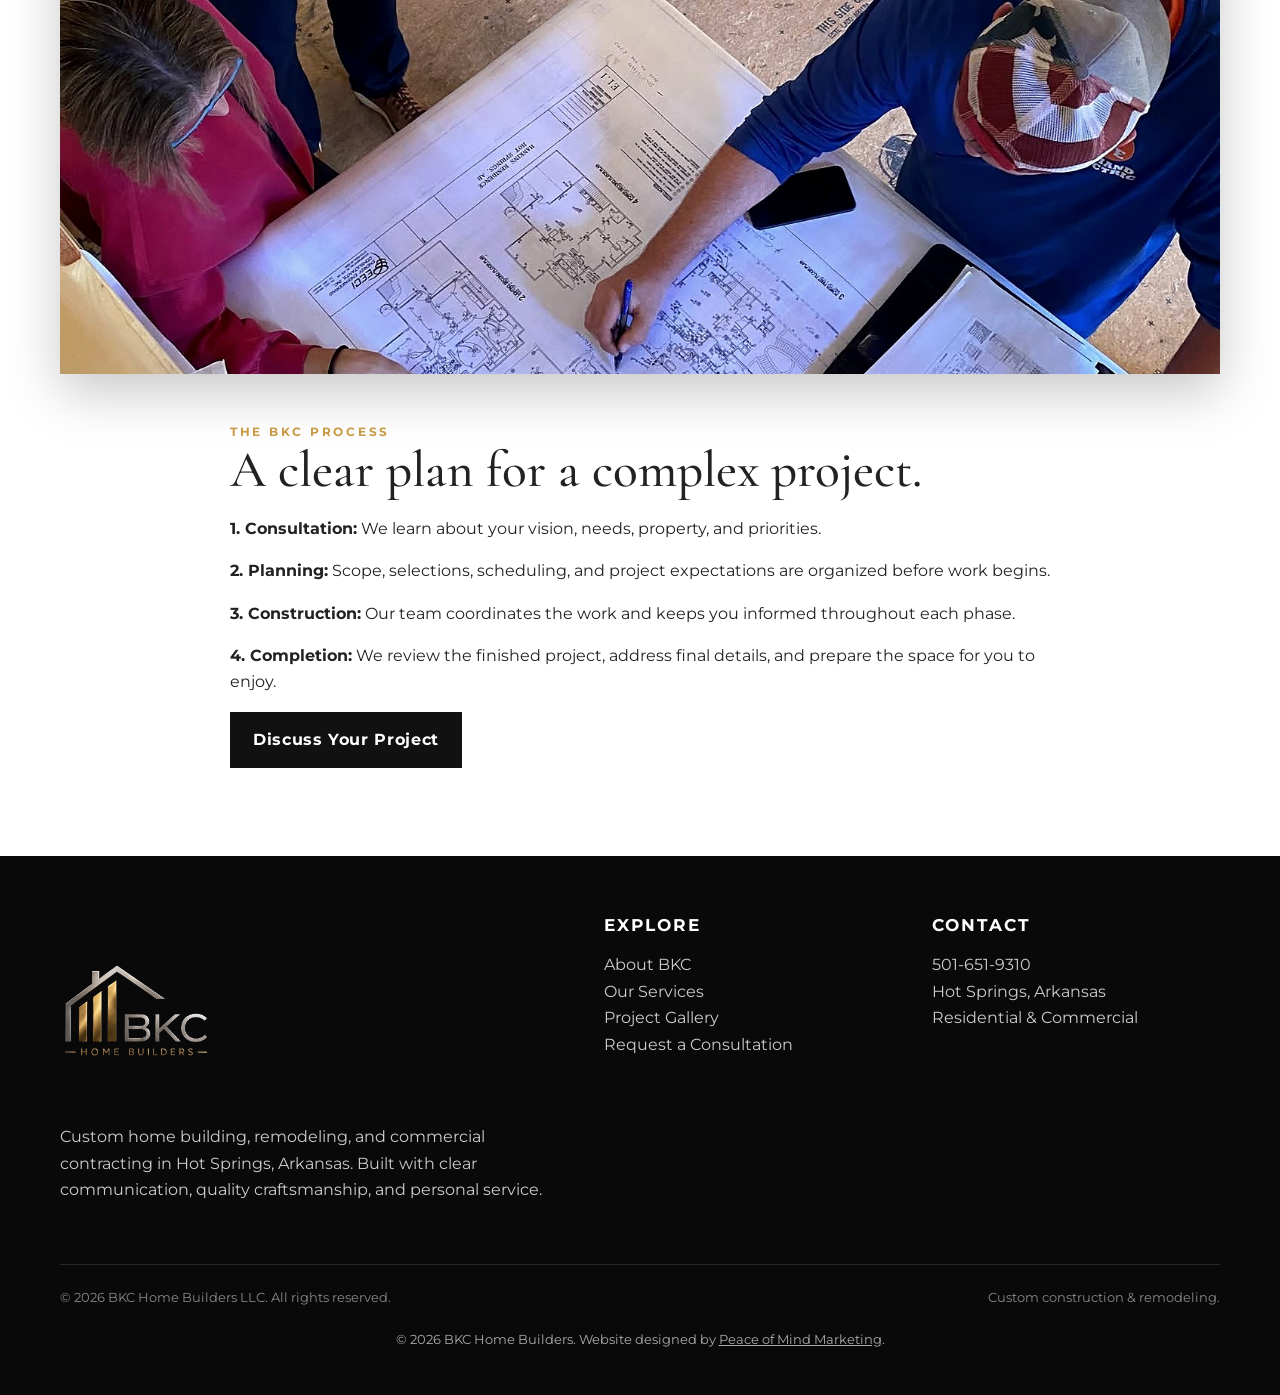
<file: services.html>
<!doctype html><html lang="en"><head><meta charset="utf-8"><meta name="viewport" content="width=device-width,initial-scale=1"><title>Services | BKC Home Builders</title><link rel="stylesheet" href="assets/css/styles.css"></head><body>
<header class="site-header"><div class="container nav"><a class="brand" href="index.html"><img src="assets/images/bkc-logo-new.png" alt="BKC Home Builders logo"><span>BKC HOME BUILDERS</span></a><button class="menu-btn" aria-label="Open navigation">☰</button><nav class="nav-links"><a href="index.html">Home</a><a href="about.html">About</a><a href="services.html">Services</a><a href="projects.html">Projects</a><a href="contact.html">Contact</a><a class="nav-call" href="tel:15016519310">501-651-9310</a></nav></div></header>
<main><section class="page-hero" style="background-image:linear-gradient(rgba(0,0,0,.72),rgba(0,0,0,.72)),url('assets/images/project-01.jpg')"><div class="container"><div class="eyebrow">Our Services</div><h1>From first sketch to final detail.</h1><p>Full-service residential and commercial construction tailored to your property, priorities, and lifestyle.</p></div></section><section class="section section-soft"><div class="container"><div class="card-grid"><article class="service-card"><div class="num">01</div><h3>Custom Home Construction</h3><p>Ground-up homes planned around your style, property, family, and long-term goals.</p></article><article class="service-card"><div class="num">02</div><h3>Whole-Home Remodeling</h3><p>Comprehensive transformations that improve flow, function, finishes, and everyday comfort.</p></article><article class="service-card"><div class="num">03</div><h3>Kitchens &amp; Bathrooms</h3><p>High-impact renovations with custom cabinetry, tile, lighting, fixtures, and thoughtful layouts.</p></article><article class="service-card"><div class="num">04</div><h3>Additions &amp; Outdoor Living</h3><p>More room to live through additions, porches, decks, outdoor kitchens, and lake-focused spaces.</p></article><article class="service-card"><div class="num">05</div><h3>Commercial Contracting</h3><p>New construction and renovation support for offices, retail, hospitality, and other business spaces.</p></article><article class="service-card"><div class="num">06</div><h3>Project Management</h3><p>Scheduling, subcontractor coordination, budget communication, and quality oversight from start to finish.</p></article></div></div></section><section class="section process-section"><div class="container"><img class="process-image" src="assets/images/bkc-process.jpg" alt="BKC team reviewing construction plans on site"><div class="process-copy"><div class="eyebrow">The BKC Process</div><h2>A clear plan for a complex project.</h2><p><strong>1. Consultation:</strong> We learn about your vision, needs, property, and priorities.</p><p><strong>2. Planning:</strong> Scope, selections, scheduling, and project expectations are organized before work begins.</p><p><strong>3. Construction:</strong> Our team coordinates the work and keeps you informed throughout each phase.</p><p><strong>4. Completion:</strong> We review the finished project, address final details, and prepare the space for you to enjoy.</p><a class="btn btn-dark" href="contact.html">Discuss Your Project</a></div></div></section></main>
<footer class="footer"><div class="container"><div class="footer-grid"><div><img class="footer-logo" src="assets/images/bkc-logo-new.png" alt="BKC Home Builders"><p>Custom home building, remodeling, and commercial contracting in Hot Springs, Arkansas. Built with clear communication, quality craftsmanship, and personal service.</p></div><div><h3>Explore</h3><p><a href="about.html">About BKC</a><br><a href="services.html">Our Services</a><br><a href="projects.html">Project Gallery</a><br><a href="contact.html">Request a Consultation</a></p></div><div><h3>Contact</h3><p><a href="tel:15016519310">501-651-9310</a><br>Hot Springs, Arkansas<br>Residential &amp; Commercial</p></div></div><div class="copyright"><span>© <span data-year></span> BKC Home Builders LLC. All rights reserved.</span><span>Custom construction &amp; remodeling.</span></div></div><div style="text-align:center; padding:20px 10px; font-size:13px; color:#aaa;">
© 2026 BKC Home Builders. Website designed by <a href="https://pommarketingagency.com/" target="_blank" style="color:#aaa; text-decoration:underline;">Peace of Mind Marketing</a>.
</div></footer><script src="assets/js/main.js"></script>
</body></html>
</file>
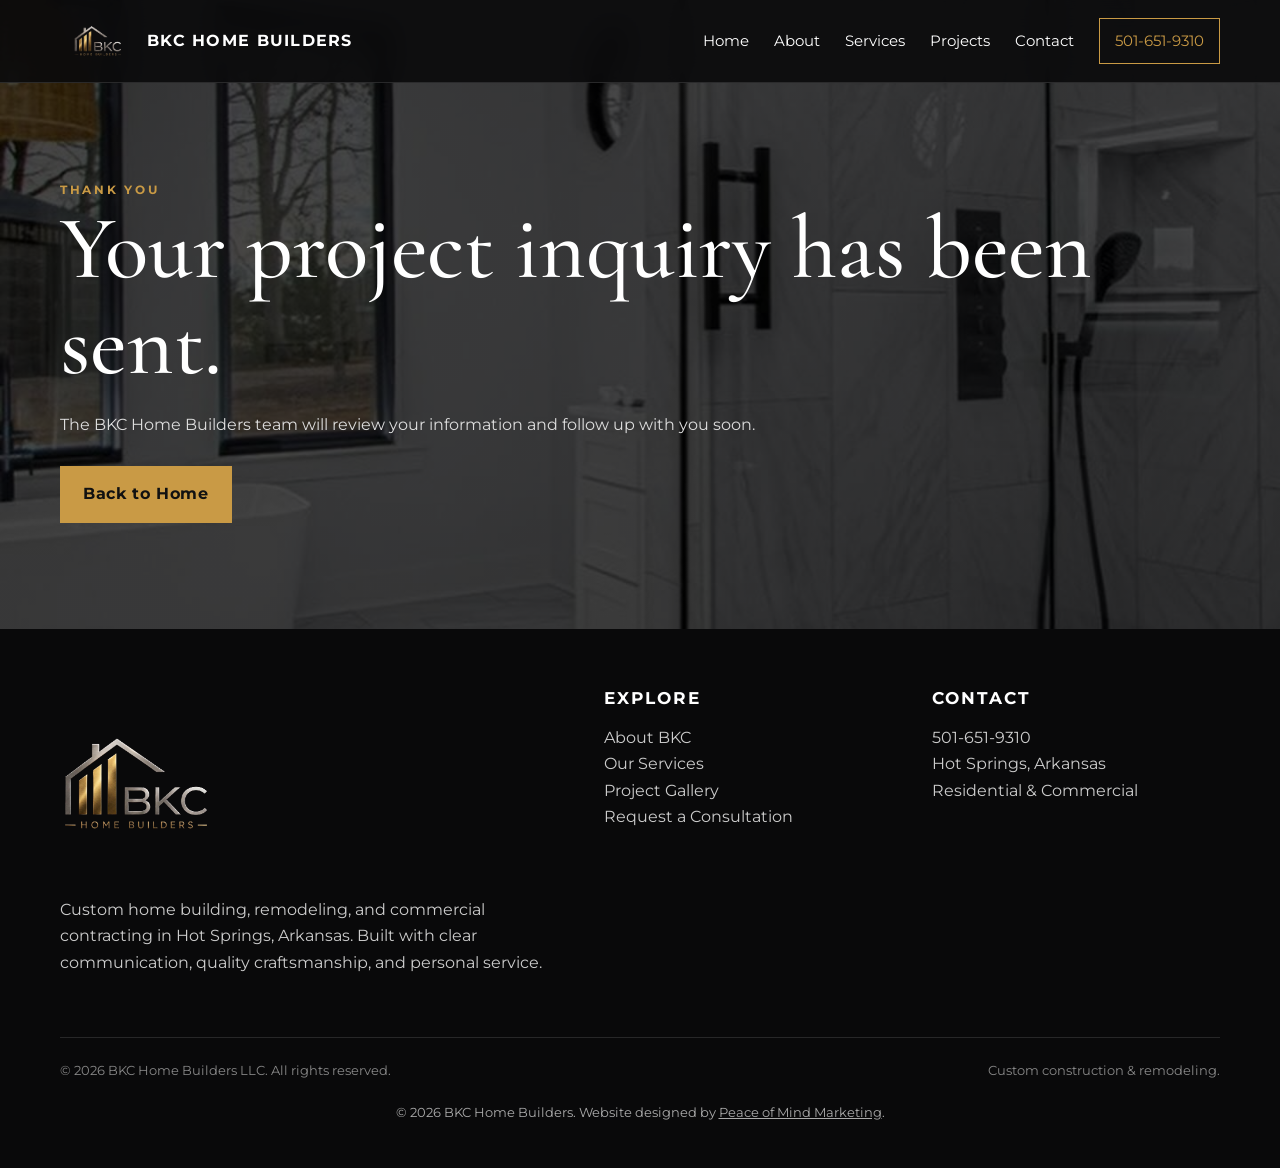
<file: thank-you.html>
<!doctype html><html lang="en"><head><meta charset="utf-8"><meta name="viewport" content="width=device-width,initial-scale=1"><title>Thank You | BKC Home Builders</title><link rel="stylesheet" href="assets/css/styles.css"></head><body>
<header class="site-header"><div class="container nav"><a class="brand" href="index.html"><img src="assets/images/bkc-logo-new.png" alt="BKC Home Builders logo"><span>BKC HOME BUILDERS</span></a><button class="menu-btn" aria-label="Open navigation">☰</button><nav class="nav-links"><a href="index.html">Home</a><a href="about.html">About</a><a href="services.html">Services</a><a href="projects.html">Projects</a><a href="contact.html">Contact</a><a class="nav-call" href="tel:15016519310">501-651-9310</a></nav></div></header>
<main><section class="page-hero" style="background-image:linear-gradient(rgba(0,0,0,.72),rgba(0,0,0,.72)),url('assets/images/project-07.jpg')"><div class="container"><div class="eyebrow">Thank You</div><h1>Your project inquiry has been sent.</h1><p>The BKC Home Builders team will review your information and follow up with you soon.</p><p style="margin-top:28px"><a class="btn btn-light" href="index.html">Back to Home</a></p></div></section></main>
<footer class="footer"><div class="container"><div class="footer-grid"><div><img class="footer-logo" src="assets/images/bkc-logo-new.png" alt="BKC Home Builders"><p>Custom home building, remodeling, and commercial contracting in Hot Springs, Arkansas. Built with clear communication, quality craftsmanship, and personal service.</p></div><div><h3>Explore</h3><p><a href="about.html">About BKC</a><br><a href="services.html">Our Services</a><br><a href="projects.html">Project Gallery</a><br><a href="contact.html">Request a Consultation</a></p></div><div><h3>Contact</h3><p><a href="tel:15016519310">501-651-9310</a><br>Hot Springs, Arkansas<br>Residential &amp; Commercial</p></div></div><div class="copyright"><span>© <span data-year></span> BKC Home Builders LLC. All rights reserved.</span><span>Custom construction &amp; remodeling.</span></div></div><div style="text-align:center; padding:20px 10px; font-size:13px; color:#aaa;">
© 2026 BKC Home Builders. Website designed by <a href="https://pommarketingagency.com/" target="_blank" style="color:#aaa; text-decoration:underline;">Peace of Mind Marketing</a>.
</div></footer><script src="assets/js/main.js"></script>
</body></html>
</file>
<file: assets/css/styles.css>
@import url('https://fonts.googleapis.com/css2?family=Cormorant+Garamond:wght@400;500;600;700&family=Montserrat:wght@400;500;600;700&display=swap');
:root{--black:#0d0d0e;--charcoal:#18191b;--cream:#f5f1e8;--white:#fff;--gold:#c99a45;--muted:#aea79b;--line:rgba(255,255,255,.12);--shadow:0 18px 50px rgba(0,0,0,.22)}
*{box-sizing:border-box}html{scroll-behavior:smooth}body{margin:0;font-family:'Montserrat',Arial,Helvetica,sans-serif;color:#222;background:#fff;line-height:1.65}img{max-width:100%;display:block}a{text-decoration:none;color:inherit}.container{width:min(1160px,calc(100% - 40px));margin:auto}.eyebrow{color:var(--gold);font-size:.78rem;letter-spacing:.22em;text-transform:uppercase;font-weight:700}.section{padding:88px 0}.section-dark{background:var(--black);color:#fff}.section-soft{background:var(--cream)}h1,h2,h3{font-family:'Cormorant Garamond',Georgia,'Times New Roman',serif;line-height:1.08;margin:0 0 18px}h1{font-size:clamp(2.8rem,7vw,6.2rem);font-weight:500}h2{font-size:clamp(2.1rem,4vw,4rem);font-weight:500}h3{font-size:1.55rem}.lead{font-size:1.15rem;max-width:720px;color:#57534d}.section-dark .lead{color:#d0ccc3}.btn{display:inline-flex;align-items:center;justify-content:center;gap:9px;padding:14px 22px;border:1px solid var(--gold);background:var(--gold);color:#111;font-weight:700;letter-spacing:.04em;transition:.25s}.btn:hover{transform:translateY(-2px);filter:brightness(1.08)}.btn-outline{background:transparent;color:#fff}.btn-dark{background:#111;color:#fff;border-color:#111}.button-row{display:flex;flex-wrap:wrap;gap:12px;margin-top:30px}
.site-header{position:fixed;top:0;left:0;right:0;z-index:99;background:rgba(11,11,12,.9);backdrop-filter:blur(13px);border-bottom:1px solid var(--line)}.nav{height:82px;display:flex;align-items:center;justify-content:space-between;gap:25px}.brand{display:flex;align-items:center;gap:13px;color:white;font-weight:700;letter-spacing:.08em}.brand img{width:74px;height:62px;object-fit:contain;border-radius:0}.nav-links{display:flex;align-items:center;gap:25px;color:#fff;font-size:.92rem}.nav-links a:hover,.nav-links a.active{color:var(--gold)}.nav-call{padding:10px 15px;border:1px solid var(--gold);color:var(--gold)!important}.menu-btn{display:none;border:0;background:transparent;color:#fff;font-size:1.7rem}
.hero{min-height:100vh;position:relative;display:flex;align-items:flex-end;background:url('../images/project-09-hero.jpg') center/cover no-repeat;color:#fff;padding:160px 0 90px}.hero:before{content:'';position:absolute;inset:0;background:linear-gradient(90deg,rgba(0,0,0,.82),rgba(0,0,0,.35) 60%,rgba(0,0,0,.08)),linear-gradient(0deg,rgba(0,0,0,.65),transparent 55%)}.hero-content{position:relative;max-width:820px}.hero p{font-size:1.18rem;max-width:650px;color:#e6e0d6}.hero h1 span{color:var(--gold)}
.stats{display:grid;grid-template-columns:repeat(3,1fr);gap:1px;background:#ddd}.stat{background:#fff;padding:34px;text-align:center}.stat strong{display:block;font-family:'Cormorant Garamond',Georgia,serif;font-size:2rem;color:var(--gold)}
.split{display:grid;grid-template-columns:1.05fr .95fr;gap:65px;align-items:center}.image-stack{position:relative}.image-stack img:first-child{height:570px;width:100%;object-fit:cover}.image-stack img:last-child{position:absolute;width:48%;height:265px;object-fit:cover;right:-25px;bottom:-35px;border:10px solid #fff;box-shadow:var(--shadow)}
.card-grid{display:grid;grid-template-columns:repeat(3,1fr);gap:22px;margin-top:38px}.service-card{background:#fff;padding:34px;border-top:4px solid var(--gold);box-shadow:0 8px 28px rgba(0,0,0,.08)}.service-card .num{font-family:'Cormorant Garamond',Georgia,serif;color:var(--gold);font-size:2rem}.service-card p{color:#666}.project-grid{display:grid;grid-template-columns:repeat(12,1fr);gap:18px;margin-top:40px}.project{position:relative;overflow:hidden;min-height:340px}.project:nth-child(1),.project:nth-child(4){grid-column:span 7}.project:nth-child(2),.project:nth-child(3){grid-column:span 5}.project img{width:100%;height:100%;object-fit:cover;transition:.5s}.project:hover img{transform:scale(1.04)}.project-label{position:absolute;left:0;right:0;bottom:0;padding:45px 24px 22px;background:linear-gradient(transparent,rgba(0,0,0,.82));color:#fff}.project-label small{color:var(--gold);text-transform:uppercase;letter-spacing:.14em}
.cta{background:linear-gradient(rgba(0,0,0,.68),rgba(0,0,0,.68)),url('../images/project-14.jpg') center/cover fixed;color:#fff;text-align:center;padding:110px 20px}.cta h2{max-width:850px;margin-left:auto;margin-right:auto}.team-grid{display:grid;grid-template-columns:repeat(4,1fr);gap:22px;margin-top:40px}.team-card{background:#fff;box-shadow:0 10px 30px rgba(0,0,0,.08)}.team-card img{width:100%;aspect-ratio:4/5;object-fit:cover;object-position:top}.team-info{padding:22px}.team-info h3{margin-bottom:4px}.team-info p{margin:0;color:#80642f;font-size:.9rem;text-transform:uppercase;letter-spacing:.08em}.page-hero{padding:180px 0 90px;background:linear-gradient(rgba(0,0,0,.72),rgba(0,0,0,.72)),url('../images/project-01.jpg') center/cover;color:#fff}.page-hero p{max-width:700px;color:#ddd}.gallery{columns:3 300px;column-gap:18px}.gallery figure{break-inside:avoid;margin:0 0 18px;position:relative;overflow:hidden;background:#ddd}.gallery img{width:100%;transition:.35s}.gallery figure:hover img{transform:scale(1.025)}.gallery figcaption{position:absolute;left:12px;bottom:12px;background:rgba(0,0,0,.76);color:#fff;padding:8px 12px;font-size:.84rem}.contact-grid{display:grid;grid-template-columns:.8fr 1.2fr;gap:55px}.contact-card{background:var(--black);color:#fff;padding:38px}.contact-card a{color:var(--gold)}form{display:grid;gap:15px}label{font-size:.85rem;font-weight:700;text-transform:uppercase;letter-spacing:.08em}input,textarea,select{width:100%;padding:14px;border:1px solid #ccc;font:inherit;background:#fff}textarea{min-height:150px;resize:vertical}.form-row{display:grid;grid-template-columns:1fr 1fr;gap:15px}.notice{font-size:.8rem;color:#777}.footer{background:#09090a;color:#ccc;padding:60px 0 25px}.footer-grid{display:grid;grid-template-columns:1.4fr .8fr .8fr;gap:40px}.footer h3{color:#fff;font-size:1.05rem;font-family:'Montserrat',Arial,sans-serif;text-transform:uppercase;letter-spacing:.12em}.footer-logo{width:245px;max-height:190px;object-fit:contain;object-position:left center;margin-bottom:18px}.footer a:hover{color:var(--gold)}.copyright{margin-top:45px;padding-top:22px;border-top:1px solid var(--line);font-size:.82rem;color:#888;display:flex;justify-content:space-between;gap:20px}
@media(max-width:900px){.menu-btn{display:block}.nav-links{display:none;position:absolute;top:82px;left:0;right:0;background:#111;flex-direction:column;align-items:flex-start;padding:24px 20px}.nav-links.open{display:flex}.split,.contact-grid{grid-template-columns:1fr}.team-grid{grid-template-columns:repeat(2,1fr)}.card-grid{grid-template-columns:1fr}.project:nth-child(n){grid-column:span 12}.footer-grid{grid-template-columns:1fr}.image-stack img:last-child{right:0}.stats{grid-template-columns:1fr}}@media(max-width:560px){.container{width:min(100% - 26px,1160px)}.section{padding:66px 0}.hero{padding-bottom:60px}.team-grid{grid-template-columns:1fr}.form-row{grid-template-columns:1fr}.copyright{flex-direction:column}.brand span{display:none}}

/* Team headshot placeholders + launch polish */
.team-card img[src$="professional-headshot-placeholder.svg"]{object-position:center;background:#18191b}
@media(max-width:560px){.team-card img{aspect-ratio:4/4.6}.page-hero{padding-top:150px}.gallery{columns:1}.project{min-height:300px}}


/* BKC brand typography + content updates */
.about-hero{background:linear-gradient(135deg,#0b0b0c 0%,#1a1a1c 58%,#27221b 100%);}
.about-hero:after{content:'';position:absolute;inset:0;background:radial-gradient(circle at 80% 35%,rgba(201,154,69,.13),transparent 32%);pointer-events:none}.about-hero .container{position:relative;z-index:1}
.team-photo-placeholder{width:100%;height:560px;object-fit:cover;background:#18191b}
.process-image{width:100%;height:clamp(360px,52vw,620px);object-fit:cover;object-position:center 48%;margin-bottom:48px;box-shadow:var(--shadow)}
.process-section .process-copy{max-width:820px;margin:0 auto}
@media(max-width:560px){.process-image{height:390px;margin-bottom:34px}.team-photo-placeholder{height:430px}}
/* VIDEO HERO */
.hero-video {
  position: relative;
  min-height: 82vh;
  display: flex;
  align-items: center;
  justify-content: center;
  overflow: hidden;
  background: #18191b;
}

.hero-video-bg {
  position: absolute;
  inset: 0;
  width: 100%;
  height: 100%;
  object-fit: cover;
  z-index: 0;
}

.hero-video-overlay {
  position: absolute;
  inset: 0;
  background: rgba(0, 0, 0, 0.42);
  z-index: 1;
}

.hero-video-content {
  position: relative;
  z-index: 2;
  text-align: center;
  max-width: 900px;
  color: #fff;
}

.hero-video-logo {
  display: block;
  width: min(520px, 75vw);
  height: auto;
  margin: 0 auto 24px;
}

.hero-video-content h1 {
  color: #fff;
  margin-bottom: 18px;
}

.hero-video-content p {
  max-width: 760px;
  margin: 0 auto 28px;
  color: #fff;
}

.hero-video-content .btn-row {
  justify-content: center;
}

@media (max-width: 768px) {
  .hero-video {
    min-height: 72vh;
  }

  .hero-video-logo {
    width: min(360px, 80vw);
  }
}
</file>
